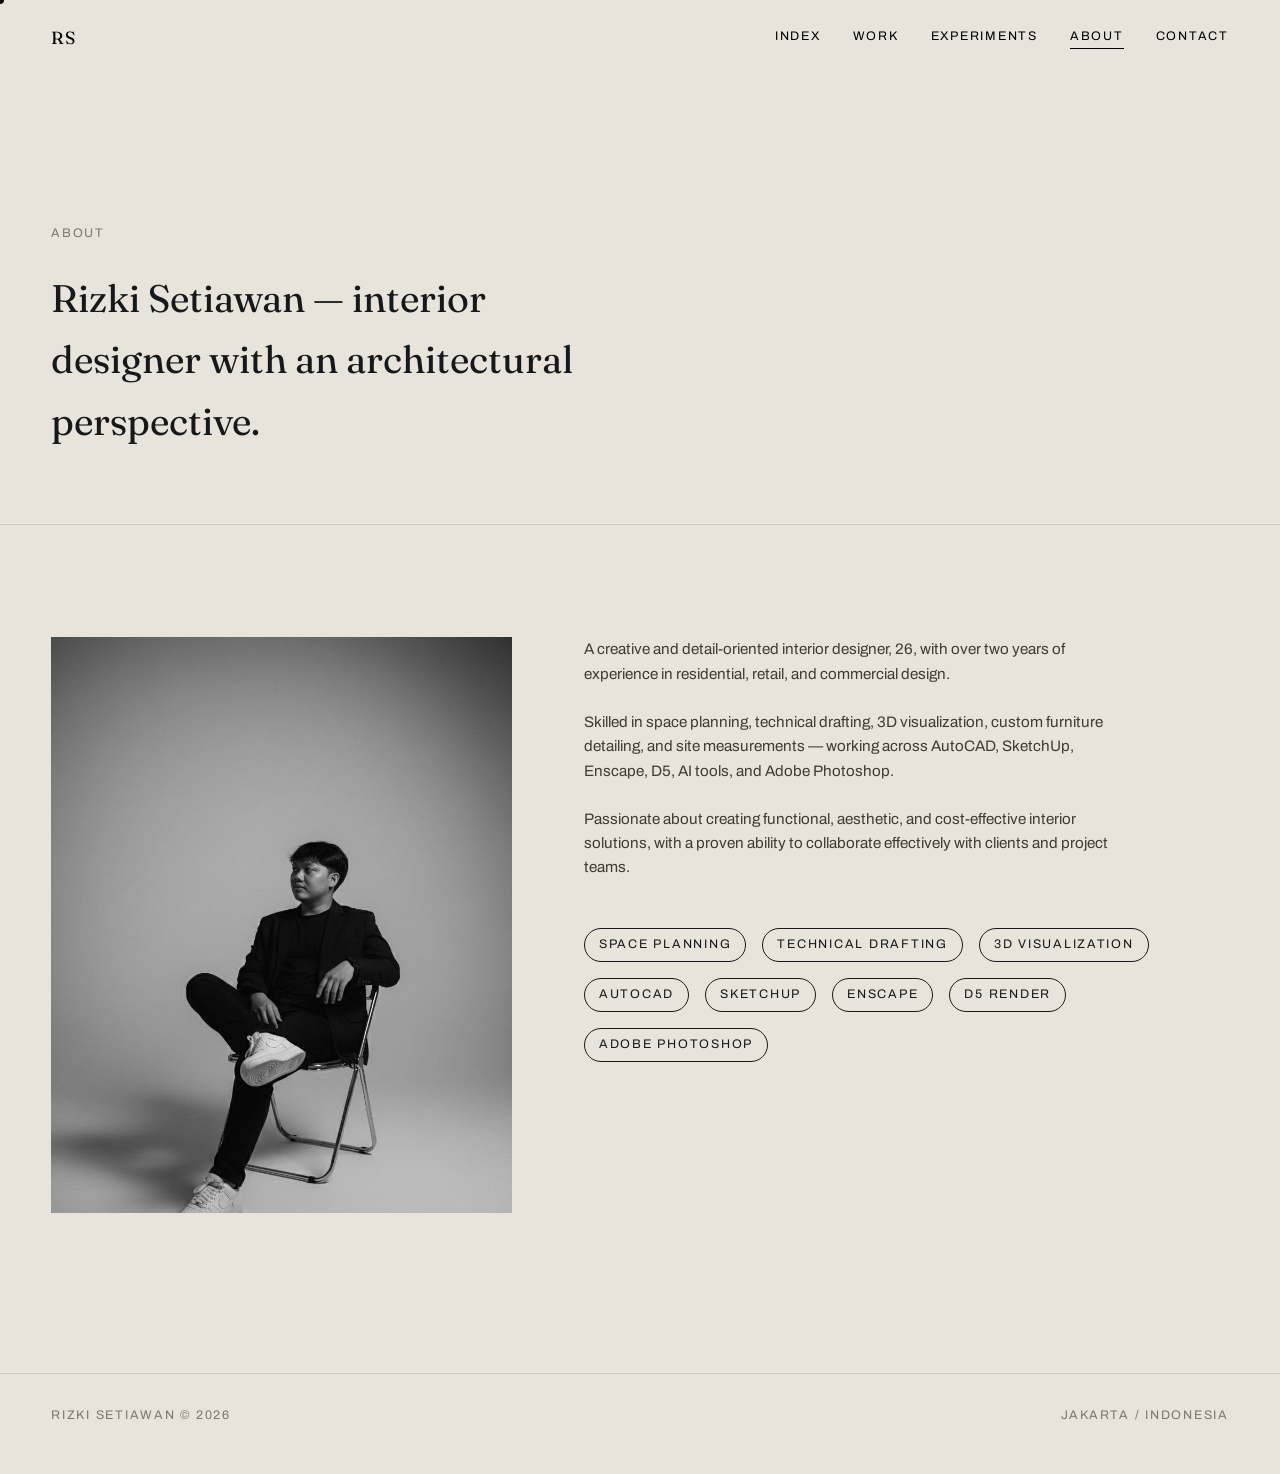
<file: about.html>
<!DOCTYPE html>
<html lang="en">
<head>
<meta charset="UTF-8">
<meta name="viewport" content="width=device-width, initial-scale=1.0">
<title>About — Rizki Setiawan</title>
<meta name="description" content="Rizki Setiawan — Interior designer with an architectural perspective.">
<link rel="preconnect" href="https://fonts.googleapis.com">
<link rel="preconnect" href="https://fonts.gstatic.com" crossorigin>
<link href="https://fonts.googleapis.com/css2?family=Fraunces:ital,opsz,wght@0,9..144,400;0,9..144,500;1,9..144,400&family=Archivo:wght@400;500;600&display=swap" rel="stylesheet">
<link rel="icon" type="image/svg+xml" href="images/favicon.svg">
<link rel="stylesheet" href="css/tokens.css">
<link rel="stylesheet" href="css/main.css">
</head>
<body class="theme-soft">
<a class="skip-link" href="#main">Skip to content</a>
<div class="page-transition" aria-hidden="true"></div>

<header class="site-header">
  <a class="brand" href="index.html">RS</a>
  <nav class="nav-list" aria-label="Primary">
    <a href="index.html">Index</a>
    <a href="work.html">Work</a>
    <a href="experiments.html">Experiments</a>
    <a href="about.html" aria-current="page">About</a>
    <a href="contact.html">Contact</a>
  </nav>
  <button class="nav-toggle" aria-expanded="false" aria-controls="mobile-nav" aria-label="Open menu"><span></span><span></span><span></span></button>
</header>

<nav id="mobile-nav" class="mobile-nav" aria-label="Mobile">
  <a href="index.html">Index</a>
  <a href="work.html">Work</a>
  <a href="experiments.html">Experiments</a>
  <a href="about.html">About</a>
  <a href="contact.html">Contact</a>
</nav>

<main id="main">
  <section class="about-hero">
    <span class="eyebrow reveal">About</span>
    <p class="about-hero__intro reveal">Rizki Setiawan — interior designer with an architectural perspective.</p>
  </section>

  <section class="about-body">
    <div class="about-body__portrait reveal" data-cursor="Explore">
      <img src="images/about/rizki-portrait.jpg" alt="Portrait of Rizki Setiawan">
    </div>
    <div class="about-body__text reveal">
      <p>A creative and detail-oriented interior designer, 26, with over two years of experience in residential, retail, and commercial design.</p>
      <p>Skilled in space planning, technical drafting, 3D visualization, custom furniture detailing, and site measurements — working across AutoCAD, SketchUp, Enscape, D5, AI tools, and Adobe Photoshop.</p>
      <p>Passionate about creating functional, aesthetic, and cost-effective interior solutions, with a proven ability to collaborate effectively with clients and project teams.</p>
      <div class="about-interests">
        <span>Space Planning</span>
        <span>Technical Drafting</span>
        <span>3D Visualization</span>
        <span>AutoCAD</span>
        <span>SketchUp</span>
        <span>Enscape</span>
        <span>D5 Render</span>
        <span>Adobe Photoshop</span>
      </div>
    </div>
  </section>
</main>

<footer class="site-footer">
  <span>Rizki Setiawan © 2026</span>
  <span>Jakarta / Indonesia</span>
</footer>

<script src="https://cdnjs.cloudflare.com/ajax/libs/gsap/3.12.5/gsap.min.js"></script>
<script src="js/data.js"></script>
<script src="js/main.js"></script>
</body>
</html>
</file>
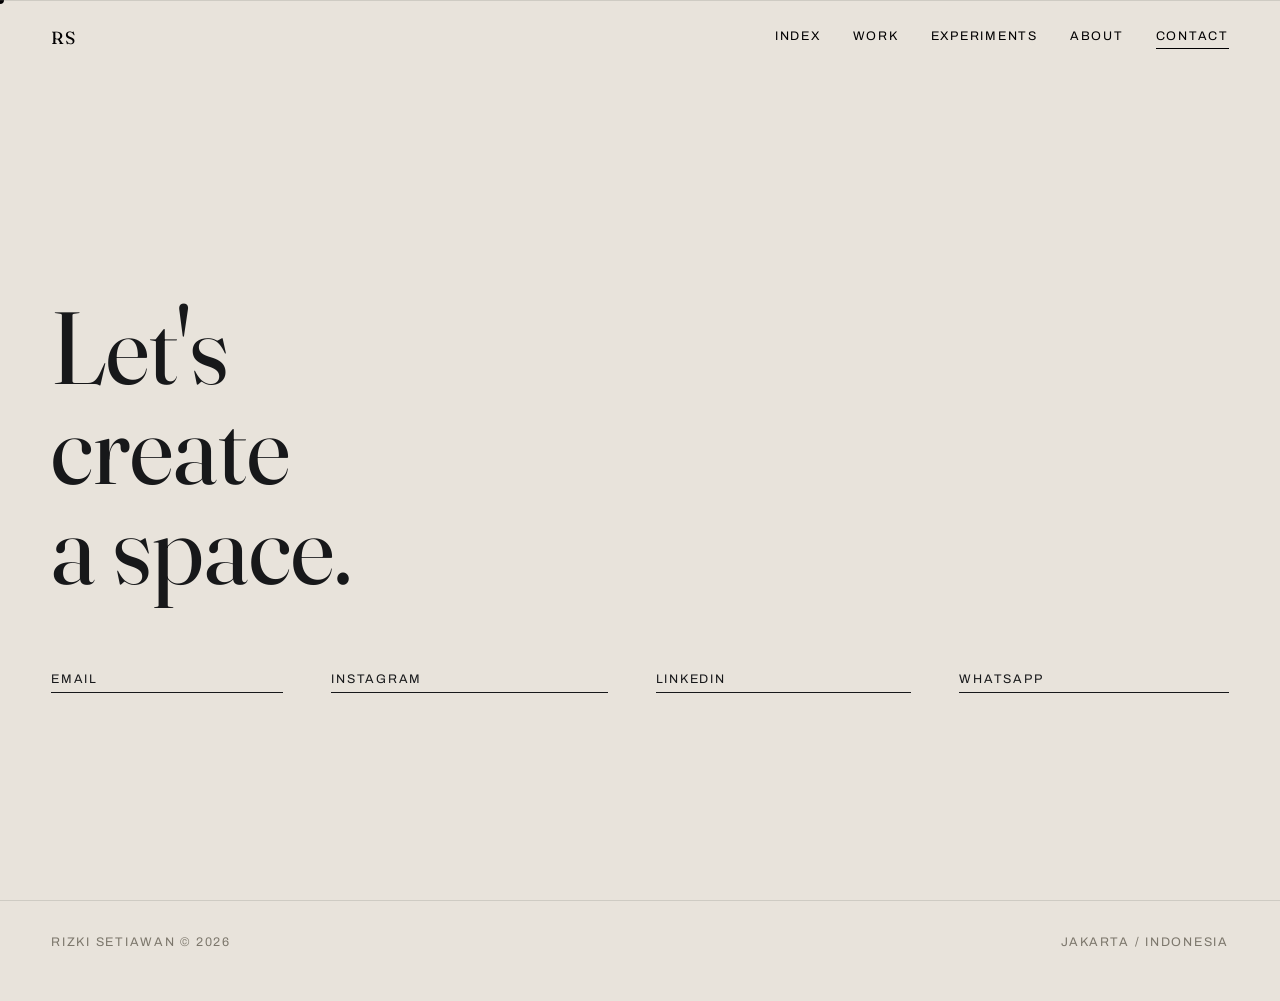
<file: contact.html>
<!DOCTYPE html>
<html lang="en">
<head>
<meta charset="UTF-8">
<meta name="viewport" content="width=device-width, initial-scale=1.0">
<title>Contact — Rizki Setiawan</title>
<meta name="description" content="Get in touch with Rizki Setiawan.">
<link rel="preconnect" href="https://fonts.googleapis.com">
<link rel="preconnect" href="https://fonts.gstatic.com" crossorigin>
<link href="https://fonts.googleapis.com/css2?family=Fraunces:ital,opsz,wght@0,9..144,400;0,9..144,500;1,9..144,400&family=Archivo:wght@400;500;600&display=swap" rel="stylesheet">
<link rel="icon" type="image/svg+xml" href="images/favicon.svg">
<link rel="stylesheet" href="css/tokens.css">
<link rel="stylesheet" href="css/main.css">
</head>
<body class="theme-soft">
<a class="skip-link" href="#main">Skip to content</a>
<div class="page-transition" aria-hidden="true"></div>

<header class="site-header">
  <a class="brand" href="index.html">RS</a>
  <nav class="nav-list" aria-label="Primary">
    <a href="index.html">Index</a>
    <a href="work.html">Work</a>
    <a href="experiments.html">Experiments</a>
    <a href="about.html">About</a>
    <a href="contact.html" aria-current="page">Contact</a>
  </nav>
  <button class="nav-toggle" aria-expanded="false" aria-controls="mobile-nav" aria-label="Open menu"><span></span><span></span><span></span></button>
</header>

<nav id="mobile-nav" class="mobile-nav" aria-label="Mobile">
  <a href="index.html">Index</a>
  <a href="work.html">Work</a>
  <a href="experiments.html">Experiments</a>
  <a href="about.html">About</a>
  <a href="contact.html">Contact</a>
</nav>

<main id="main">
  <section class="contact contact-page">
    <p class="contact__statement reveal">Let's<br>create<br>a space.</p>
    <div class="contact__links reveal">
      <a href="mailto:rizkisetiawan4554@gmail.com" data-cursor="Open">Email</a>
      <a href="https://instagram.com/riiz.kii" target="_blank" rel="noopener" data-cursor="Open">Instagram</a>
      <a href="https://www.linkedin.com/in/rizki-setiawan4554/" target="_blank" rel="noopener" data-cursor="Open">LinkedIn</a>
      <a href="https://wa.me/6285591226481?text=Halo%2C%20salam%20kenal%20Ki%21%20Saya%20menemukanmu%20dari%20portofolio.%20Bisa%20kita%20berdiskusi%20untuk%20bekerja%20sama%3F" target="_blank" rel="noopener" data-cursor="Open">WhatsApp</a>
    </div>
  </section>
</main>

<footer class="site-footer">
  <span>Rizki Setiawan © 2026</span>
  <span>Jakarta / Indonesia</span>
</footer>

<script src="https://cdnjs.cloudflare.com/ajax/libs/gsap/3.12.5/gsap.min.js"></script>
<script src="js/data.js"></script>
<script src="js/main.js"></script>
</body>
</html>
</file>
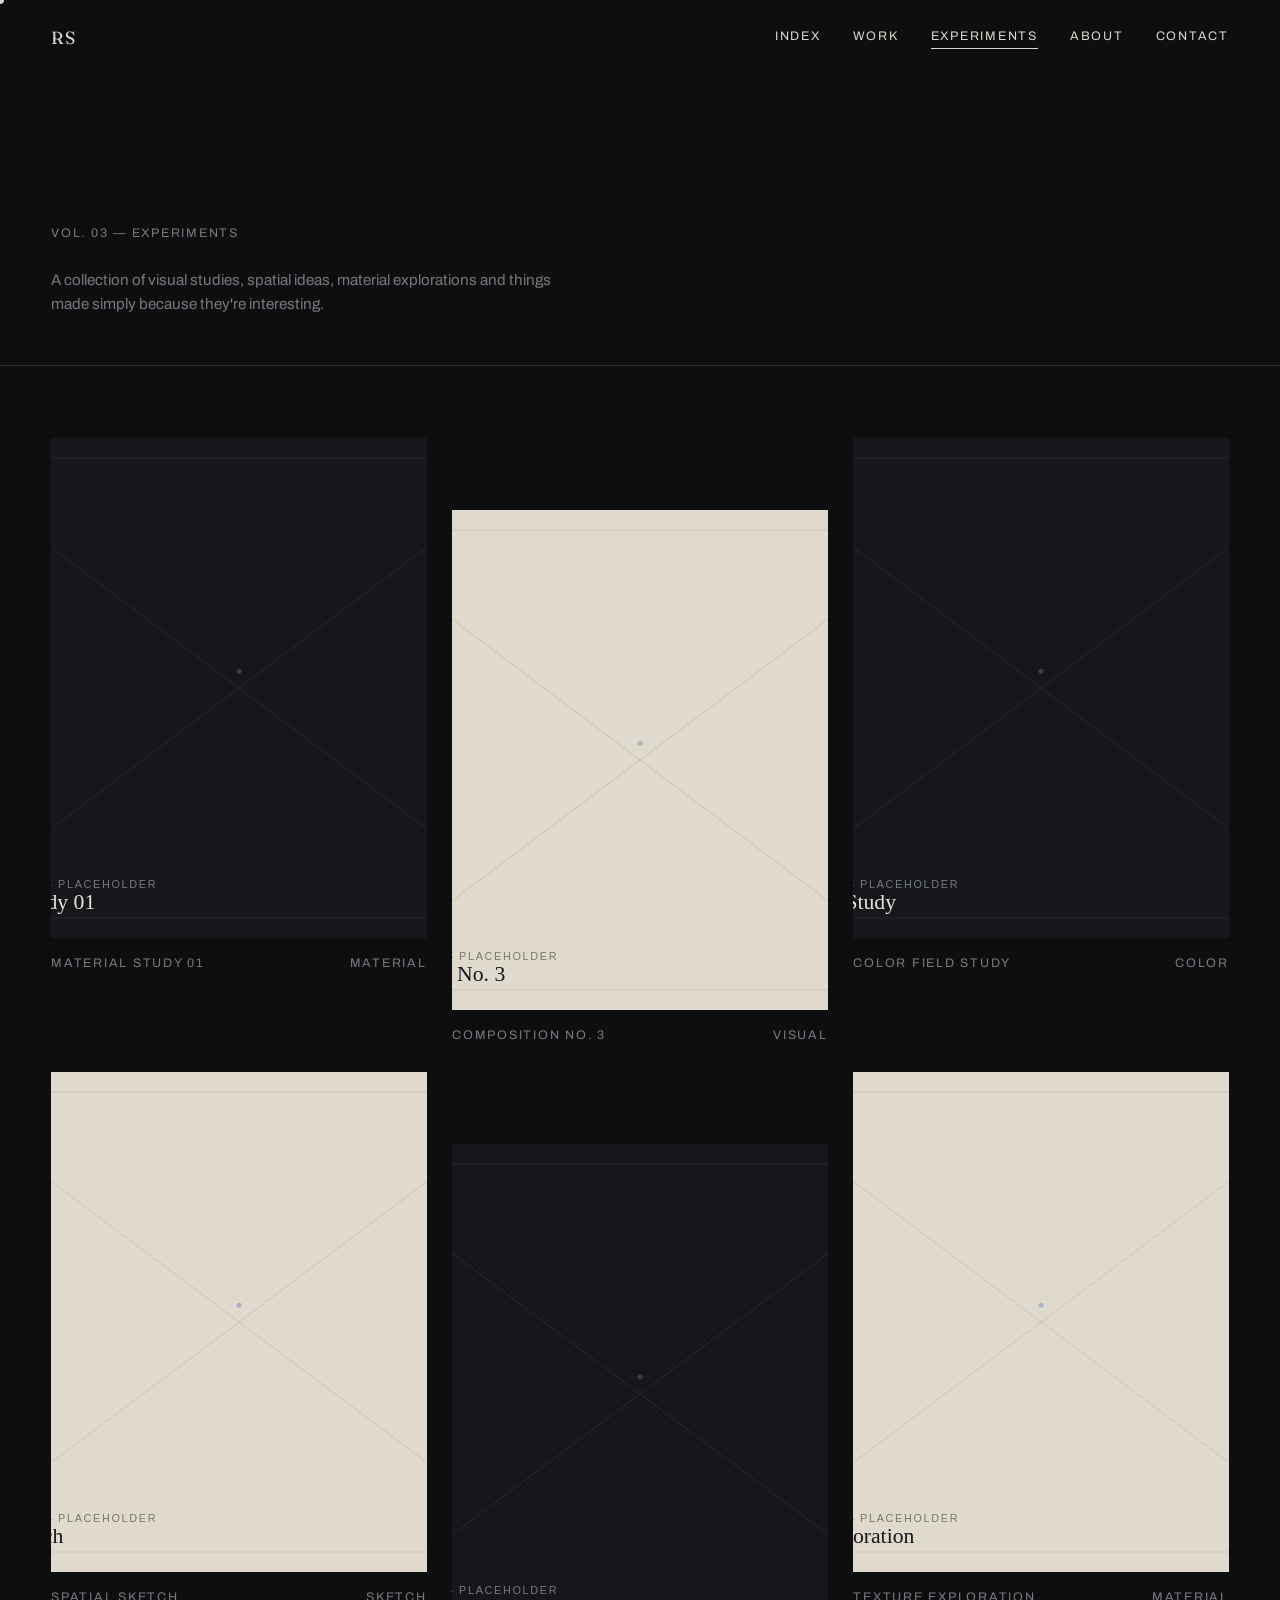
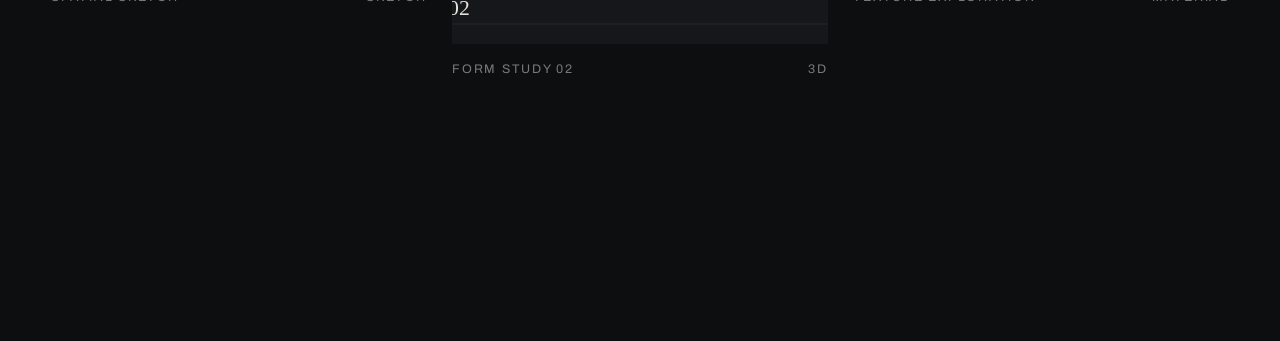
<file: experiments.html>
<!DOCTYPE html>
<html lang="en">
<head>
<meta charset="UTF-8">
<meta name="viewport" content="width=device-width, initial-scale=1.0">
<title>Experiments — Rizki Setiawan</title>
<meta name="description" content="Visual studies, spatial ideas and material explorations by Rizki Setiawan.">
<link rel="preconnect" href="https://fonts.googleapis.com">
<link rel="preconnect" href="https://fonts.gstatic.com" crossorigin>
<link href="https://fonts.googleapis.com/css2?family=Fraunces:ital,opsz,wght@0,9..144,400;0,9..144,500;1,9..144,400&family=Archivo:wght@400;500;600&display=swap" rel="stylesheet">
<link rel="icon" type="image/svg+xml" href="images/favicon.svg">
<link rel="stylesheet" href="css/tokens.css">
<link rel="stylesheet" href="css/main.css">
</head>
<body>
<a class="skip-link" href="#main">Skip to content</a>
<div class="page-transition" aria-hidden="true"></div>

<header class="site-header">
  <a class="brand" href="index.html">RS</a>
  <nav class="nav-list" aria-label="Primary">
    <a href="index.html">Index</a>
    <a href="work.html">Work</a>
    <a href="experiments.html" aria-current="page">Experiments</a>
    <a href="about.html">About</a>
    <a href="contact.html">Contact</a>
  </nav>
  <button class="nav-toggle" aria-expanded="false" aria-controls="mobile-nav" aria-label="Open menu"><span></span><span></span><span></span></button>
</header>

<nav id="mobile-nav" class="mobile-nav" aria-label="Mobile">
  <a href="index.html">Index</a>
  <a href="work.html">Work</a>
  <a href="experiments.html">Experiments</a>
  <a href="about.html">About</a>
  <a href="contact.html">Contact</a>
</nav>

<main id="main">
  <section class="experiments-hero">
    <span class="eyebrow reveal">Vol. 03 — Experiments</span>
    <p class="experiments-hero__intro reveal">A collection of visual studies, spatial ideas, material explorations and things made simply because they're interesting.</p>
  </section>

  <section class="experiment-grid" id="experiment-grid"><!-- rendered by JS --></section>
</main>

<footer class="site-footer">
  <span>Rizki Setiawan © 2026</span>
  <span>Jakarta / Indonesia</span>
</footer>

<script src="https://cdnjs.cloudflare.com/ajax/libs/gsap/3.12.5/gsap.min.js"></script>
<script src="js/data.js"></script>
<script src="js/main.js"></script>
<script>renderExperiments(document.getElementById('experiment-grid'));</script>
</body>
</html>
</file>
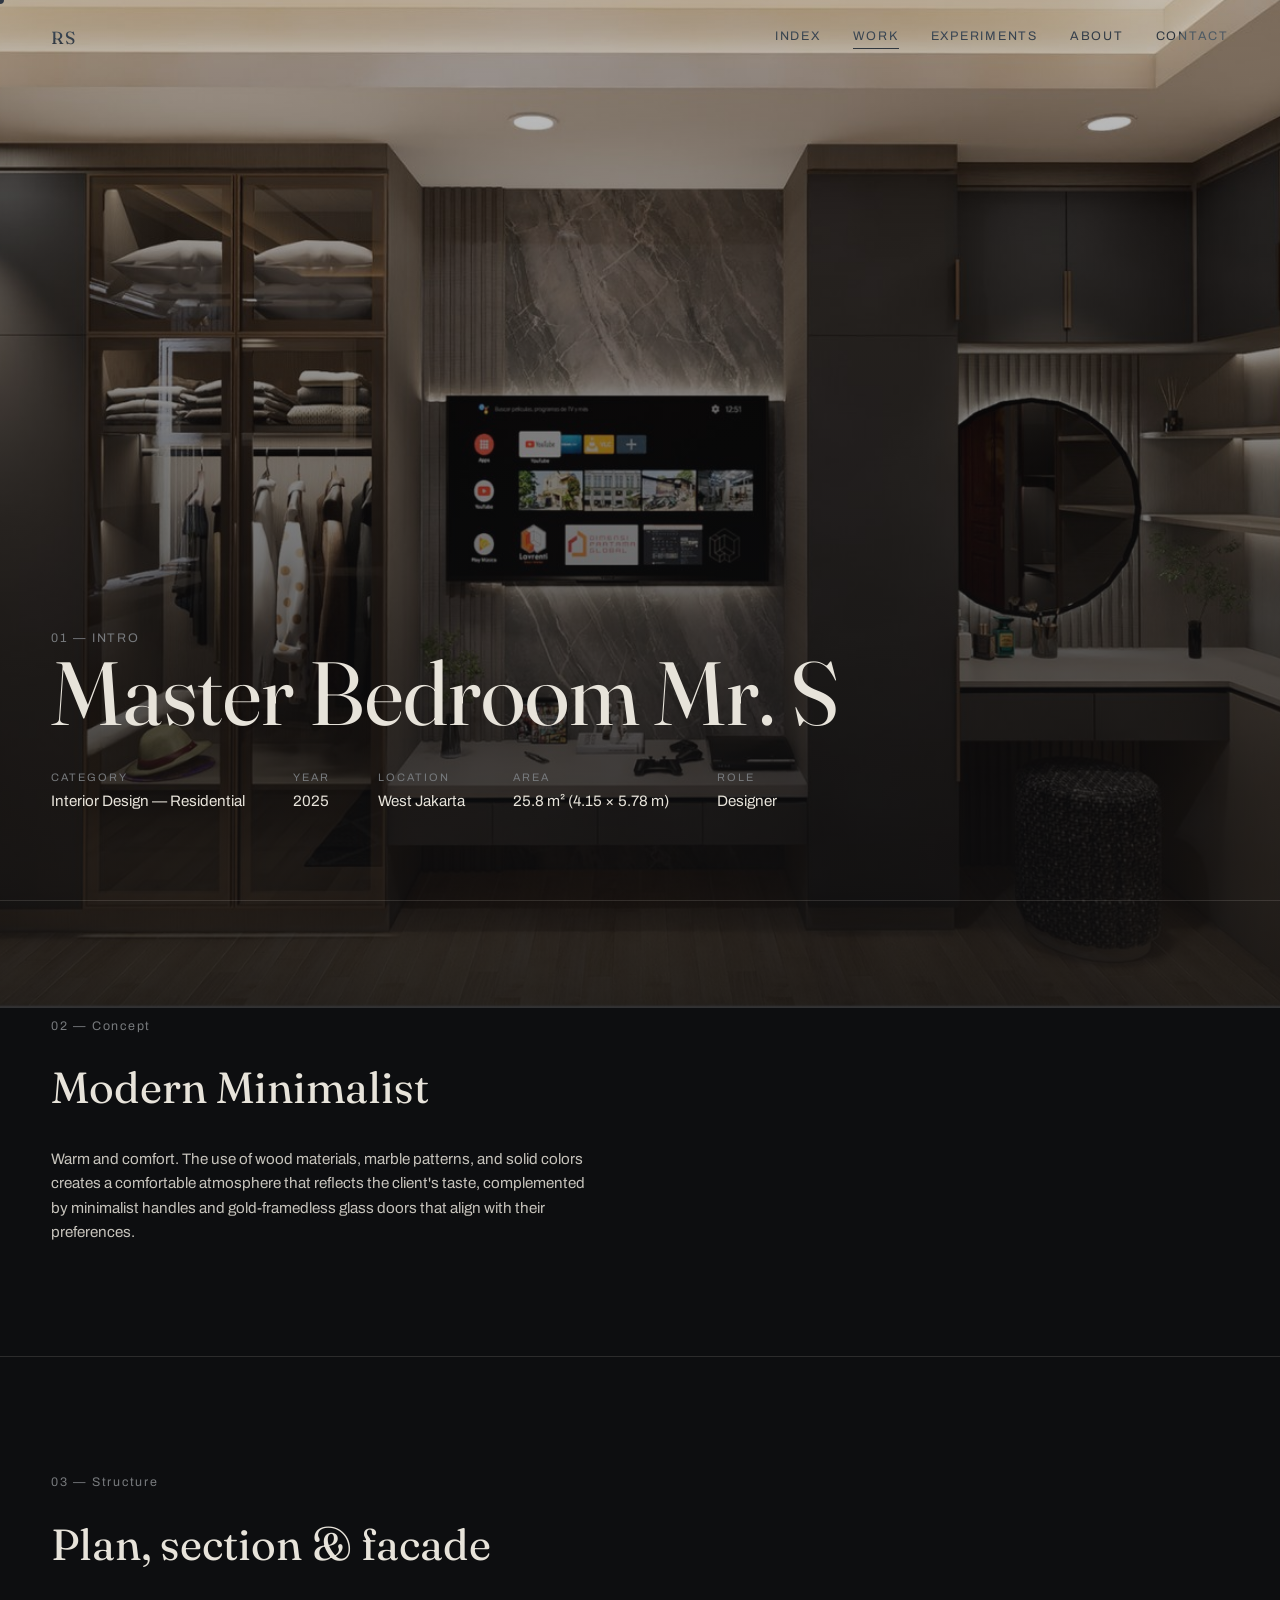
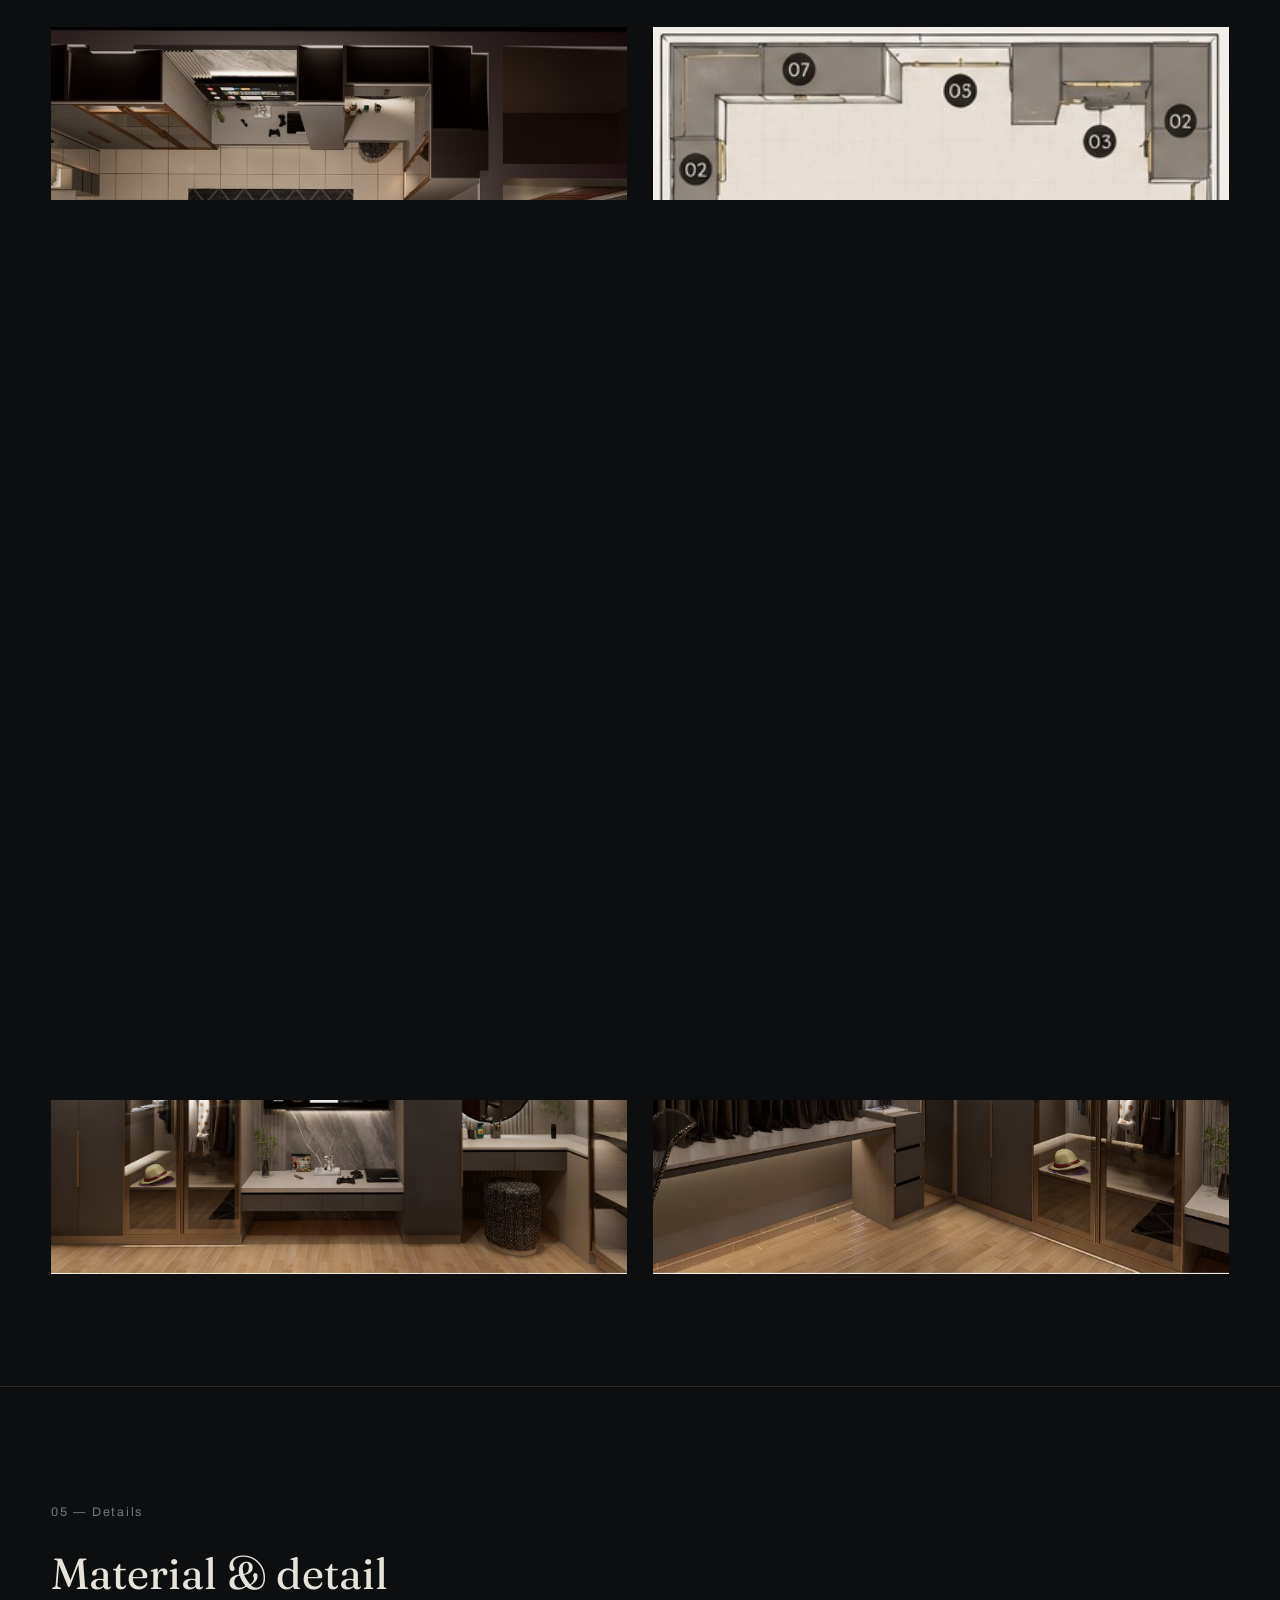
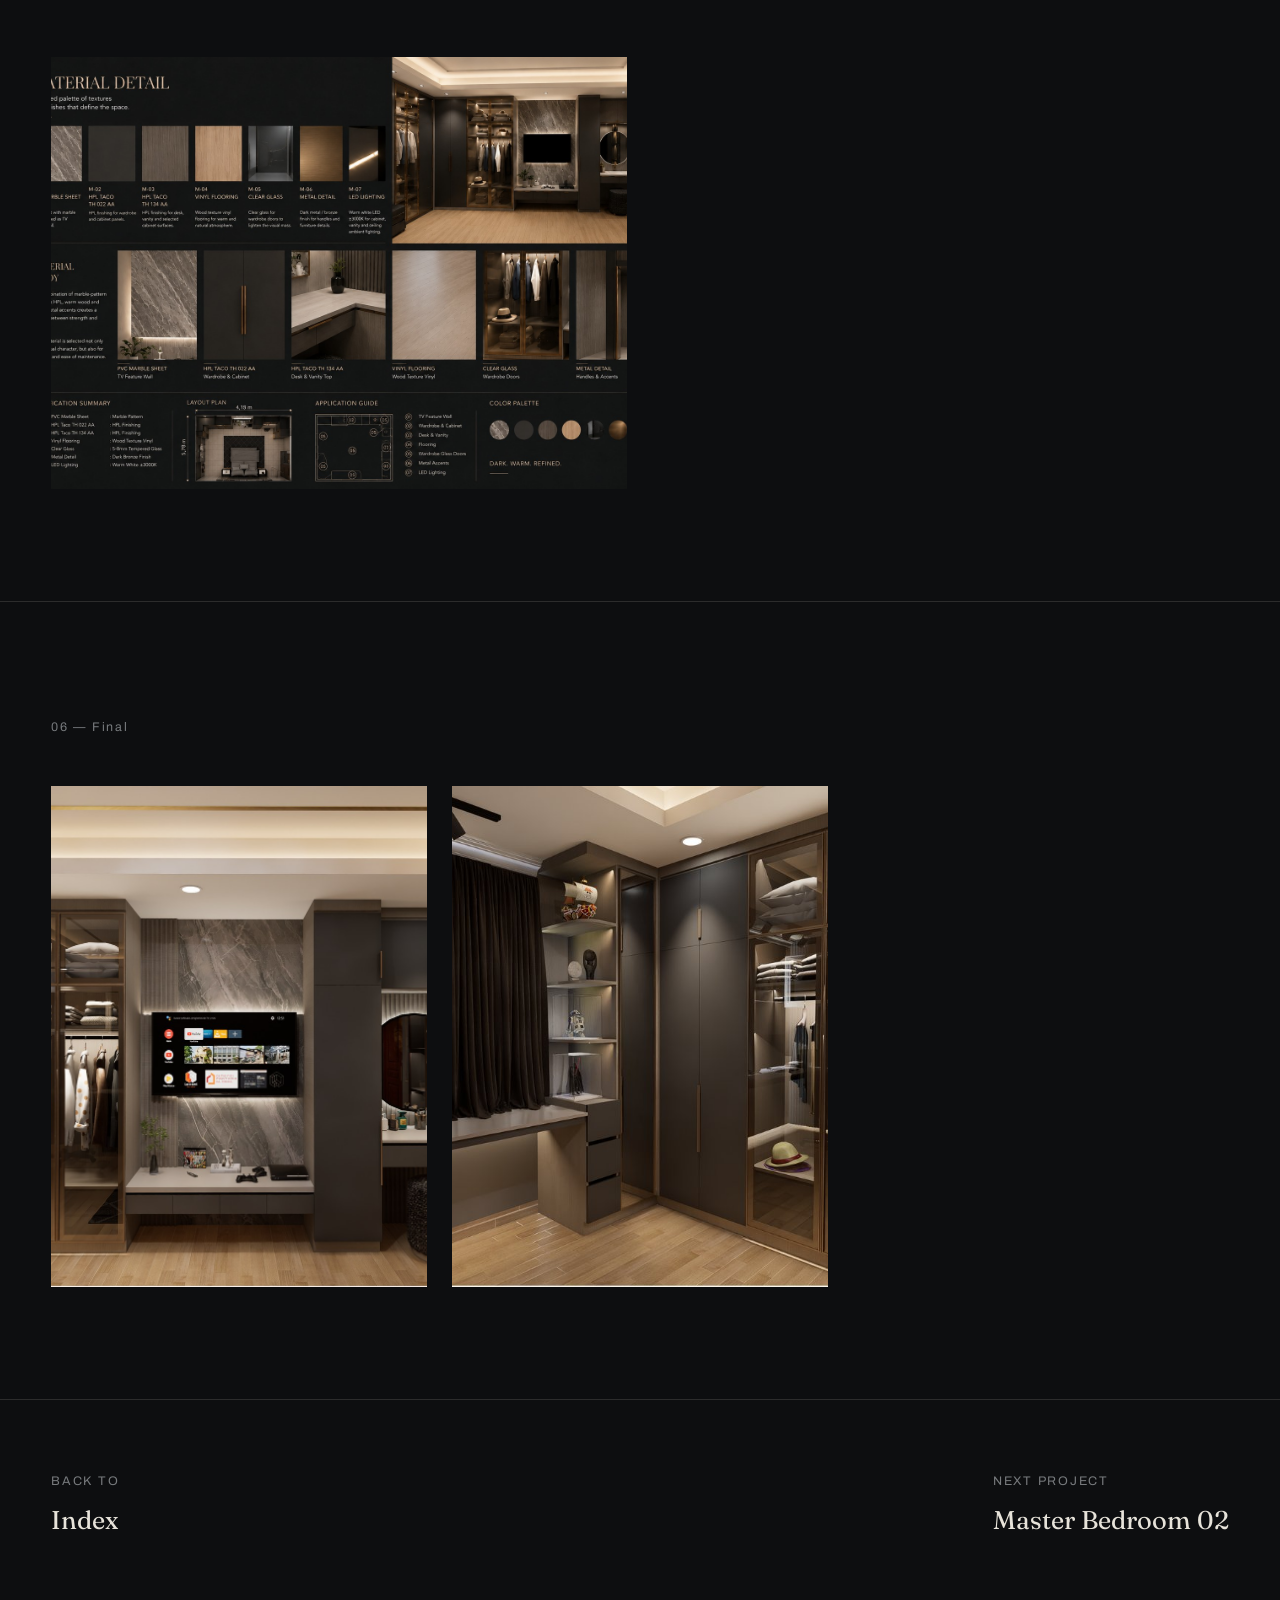
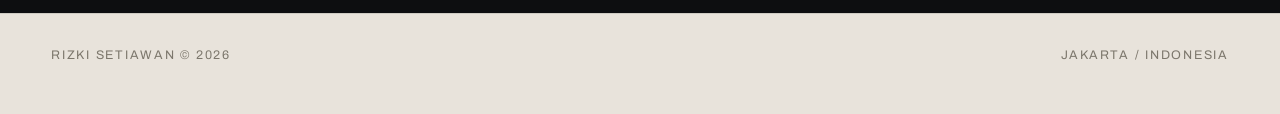
<file: project.html>
<!DOCTYPE html>
<html lang="en">
<head>
<meta charset="UTF-8">
<meta name="viewport" content="width=device-width, initial-scale=1.0">
<title id="page-title">Project — Rizki Setiawan</title>
<link rel="preconnect" href="https://fonts.googleapis.com">
<link rel="preconnect" href="https://fonts.gstatic.com" crossorigin>
<link href="https://fonts.googleapis.com/css2?family=Fraunces:ital,opsz,wght@0,9..144,400;0,9..144,500;1,9..144,400&family=Archivo:wght@400;500;600&display=swap" rel="stylesheet">
<link rel="icon" type="image/svg+xml" href="images/favicon.svg">
<link rel="stylesheet" href="css/tokens.css">
<link rel="stylesheet" href="css/main.css">
<link rel="stylesheet" href="css/project.css">
</head>
<body>
<a class="skip-link" href="#main">Skip to content</a>
<div class="page-transition" aria-hidden="true"></div>

<header class="site-header">
  <a class="brand" href="index.html">RS</a>
  <nav class="nav-list" aria-label="Primary">
    <a href="index.html">Index</a>
    <a href="work.html" aria-current="page">Work</a>
    <a href="experiments.html">Experiments</a>
    <a href="about.html">About</a>
    <a href="contact.html">Contact</a>
  </nav>
  <button class="nav-toggle" aria-expanded="false" aria-controls="mobile-nav" aria-label="Open menu"><span></span><span></span><span></span></button>
</header>

<nav id="mobile-nav" class="mobile-nav" aria-label="Mobile">
  <a href="index.html">Index</a>
  <a href="work.html">Work</a>
  <a href="experiments.html">Experiments</a>
  <a href="about.html">About</a>
  <a href="contact.html">Contact</a>
</nav>

<main id="main">
  <div id="project-content">
    <!-- rendered by JS from data.js based on ?slug= -->
    <noscript>Please enable JavaScript to view this project.</noscript>
  </div>
</main>

<footer class="site-footer">
  <span>Rizki Setiawan © 2026</span>
  <span>Jakarta / Indonesia</span>
</footer>

<script src="https://cdnjs.cloudflare.com/ajax/libs/gsap/3.12.5/gsap.min.js"></script>
<script src="js/data.js"></script>
<script src="js/main.js"></script>
<script>
(function renderProjectDetail() {
  const params = new URLSearchParams(window.location.search);
  const slug = params.get('slug');
  const p = getProject(slug) || PROJECTS[0];
  const content = document.getElementById('project-content');
  document.getElementById('page-title').textContent = p.title + ' — Rizki Setiawan';

  const idx = PROJECTS.findIndex(x => x.slug === p.slug);
  const next = PROJECTS[(idx + 1) % PROJECTS.length];

  function mediaGrid(images, single) {
    if (!images || !images.length) {
      return `<div class="project-media-grid single"><img src="${p.heroImage}" alt="${p.title} visual placeholder" loading="lazy"></div>`;
    }
    return `<div class="project-media-grid ${single ? 'single' : ''}">
      ${images.map(src => `<img src="${src}" alt="${p.title} visual" loading="lazy">`).join('')}
    </div>`;
  }

  content.innerHTML = `
    <section class="project-hero">
      <div class="project-hero__bg" data-parallax="0.15"><img src="${p.heroImage}" alt="${p.title} hero image"></div>
      <div>
        <span class="eyebrow">01 — Intro</span>
        <h1 class="project-hero__title serif">${p.title}</h1>
        <dl class="project-hero__meta">
          <div><dt>Category</dt><dd>${p.category}</dd></div>
          <div><dt>Year</dt><dd>${p.year}</dd></div>
          <div><dt>Location</dt><dd>${p.location}</dd></div>
          <div><dt>Area</dt><dd>${p.area}</dd></div>
          <div><dt>Role</dt><dd>${p.role}</dd></div>
        </dl>
      </div>
    </section>

    <section class="project-block reveal">
      <span class="project-block__num">02 — Concept</span>
      <h2 class="project-block__title serif">${p.concept}</h2>
      <p class="project-block__text">${p.brief} ${p.mood}</p>
    </section>

    <section class="project-block reveal">
      <span class="project-block__num">03 — Structure</span>
      <h2 class="project-block__title serif">Plan, section &amp; facade</h2>
      ${mediaGrid([...(p.plans||[]), ...(p.sections||[]), ...(p.facade||[])])}
    </section>

    <section class="project-block reveal">
      <span class="project-block__num">04 — Space</span>
      <h2 class="project-block__title serif">Interior &amp; atmosphere</h2>
      ${mediaGrid(p.renders)}
    </section>

    <section class="project-block reveal">
      <span class="project-block__num">05 — Details</span>
      <h2 class="project-block__title serif">Material &amp; detail</h2>
      ${mediaGrid(p.details)}
    </section>

    <section class="project-block reveal">
      <span class="project-block__num">06 — Final</span>
      <div class="project-final-gallery" style="margin-top:var(--sp-5);">
        ${p.gallery.map(src => `<img src="${src}" alt="${p.title} final gallery image" loading="lazy">`).join('')}
      </div>
    </section>

    <nav class="project-nav">
      <a href="work.html" data-cursor="Open"><span class="eyebrow">Back to</span>Index</a>
      <a href="project.html?slug=${next.slug}" data-cursor="Open"><span class="eyebrow">Next Project</span>${next.title}</a>
    </nav>
  `;

  initReveals(content);
  initParallax();
})();
</script>
</body>
</html>
</file>
<file: css/tokens.css>
/* ==========================================================================
   RIZKI SETIAWAN — DESIGN TOKENS
   Dark Matter / Soft Space system
   ========================================================================== */

:root {
  /* ---- Dark Matter (structure, architecture) ---- */
  --dm-bg: #0D0E10;
  --dm-bg-2: #15171A;
  --dm-navy: #111A26;
  --dm-grey: #777A7D;
  --dm-warm-white: #E7E3DA;
  --dm-line: rgba(231, 227, 218, 0.14);
  --dm-line-strong: rgba(231, 227, 218, 0.28);

  /* ---- Soft Space (interior, atmosphere) ---- */
  --ss-bg: #E8E3DB;
  --ss-bg-2: #DFD9CE;
  --ss-lavender: #B8A9C1;
  --ss-pink: #C9AEB5;
  --ss-blue: #AAB8C6;
  --ss-sage: #AEB8A8;
  --ss-ink: #17181A;
  --ss-line: rgba(23, 24, 26, 0.12);

  /* ---- Typography ---- */
  --font-display: 'Fraunces', 'Iowan Old Style', Georgia, serif;
  --font-body: 'Archivo', 'Helvetica Neue', Arial, sans-serif;

  --fs-hero: clamp(3rem, 9vw, 8.5rem);
  --fs-h1: clamp(2.25rem, 5.5vw, 4.75rem);
  --fs-h2: clamp(1.6rem, 3.4vw, 2.75rem);
  --fs-h3: clamp(1.2rem, 2vw, 1.6rem);
  --fs-body: clamp(0.95rem, 1.1vw, 1.05rem);
  --fs-meta: 0.78rem;
  --fs-micro: 0.68rem;

  --lh-tight: 1.02;
  --lh-snug: 1.2;
  --lh-body: 1.6;

  --ls-meta: 0.14em;
  --ls-micro: 0.18em;

  /* ---- Spacing (8px base scale) ---- */
  --sp-1: 0.5rem;
  --sp-2: 1rem;
  --sp-3: 1.5rem;
  --sp-4: 2rem;
  --sp-5: 3rem;
  --sp-6: 4.5rem;
  --sp-7: 7rem;
  --sp-8: 10rem;
  --sp-9: 14rem;

  /* ---- Layout ---- */
  --container-max: 1600px;
  --edge: clamp(1.25rem, 4vw, 4rem);
  --grid-gap: clamp(1rem, 2vw, 2rem);

  /* ---- Motion ---- */
  --ease-editorial: cubic-bezier(0.65, 0, 0.15, 1);
  --ease-soft: cubic-bezier(0.22, 1, 0.36, 1);
  --dur-fast: 0.3s;
  --dur-mid: 0.6s;
  --dur-slow: 1.1s;
  --dur-glacial: 1.8s;

  /* ---- Structure ---- */
  --radius: 2px;
  --z-nav: 100;
  --z-cursor: 200;
  --z-transition: 300;

  /* ---- Breakpoints reference (used in media queries directly) ----
     tablet: 900px
     mobile: 600px
  */
}
</file>
<file: css/main.css>
/* ==========================================================================
   RIZKI SETIAWAN — MAIN STYLES
   ========================================================================== */

*, *::before, *::after { box-sizing: border-box; }

html {
  scroll-behavior: smooth;
}

body {
  margin: 0;
  background: var(--dm-bg);
  color: var(--dm-warm-white);
  font-family: var(--font-body);
  font-size: var(--fs-body);
  line-height: var(--lh-body);
  -webkit-font-smoothing: antialiased;
  overflow-x: hidden;
}

body.theme-soft {
  background: var(--ss-bg);
  color: var(--ss-ink);
}

img { max-width: 100%; display: block; }
a { color: inherit; text-decoration: none; }
ul { list-style: none; margin: 0; padding: 0; }
h1, h2, h3, p { margin: 0; }
button { font: inherit; background: none; border: 0; color: inherit; cursor: pointer; }

.serif { font-family: var(--font-display); font-weight: 400; }

/* ---- Focus visibility (accessibility) ---- */
a:focus-visible, button:focus-visible {
  outline: 1px solid currentColor;
  outline-offset: 4px;
}

/* ---- Skip link ---- */
.skip-link {
  position: absolute;
  left: -999px;
  top: 0;
  background: var(--dm-warm-white);
  color: var(--dm-bg);
  padding: var(--sp-2) var(--sp-3);
  z-index: 1000;
}
.skip-link:focus {
  left: var(--edge);
  top: var(--sp-2);
}

/* ---- Layout primitives ---- */
.container {
  max-width: var(--container-max);
  margin: 0 auto;
  padding: 0 var(--edge);
}

.eyebrow {
  font-family: var(--font-body);
  font-size: var(--fs-meta);
  letter-spacing: var(--ls-meta);
  text-transform: uppercase;
  color: var(--dm-grey);
  display: block;
}
.theme-soft .eyebrow { color: #7C776C; }

.section-heading {
  font-family: var(--font-display);
  font-size: var(--fs-h1);
  line-height: var(--lh-tight);
  font-weight: 400;
  letter-spacing: -0.01em;
}

/* ==========================================================================
   NAVIGATION
   ========================================================================== */

.site-header {
  position: fixed;
  inset: 0 0 auto 0;
  z-index: var(--z-nav);
  display: flex;
  align-items: center;
  justify-content: space-between;
  padding: var(--sp-3) var(--edge);
  mix-blend-mode: difference;
  color: #E7E3DA;
  transition: transform var(--dur-mid) var(--ease-soft);
}
.site-header.nav-hidden {
  transform: translateY(-120%);
}
@media (prefers-reduced-motion: reduce) {
  .site-header { transition: none; }
  .site-header.nav-hidden { transform: none; }
}

.brand {
  font-family: var(--font-display);
  font-size: 1.1rem;
  letter-spacing: 0.02em;
}

.nav-list {
  display: flex;
  gap: var(--sp-4);
}

.nav-list a {
  font-size: var(--fs-meta);
  letter-spacing: var(--ls-meta);
  text-transform: uppercase;
  position: relative;
  padding-bottom: 2px;
}

.nav-list a::after {
  content: '';
  position: absolute;
  left: 0; right: 100%;
  bottom: 0;
  height: 1px;
  background: currentColor;
  transition: right var(--dur-mid) var(--ease-soft);
}
.nav-list a:hover::after,
.nav-list a[aria-current="page"]::after {
  right: 0;
}

.nav-toggle {
  display: none;
  color: #E7E3DA;
  mix-blend-mode: difference;
  width: 32px; height: 20px;
  position: relative;
}
.nav-toggle span {
  position: absolute;
  left: 0; right: 0;
  height: 1px;
  background: currentColor;
  transition: transform var(--dur-fast) var(--ease-soft), opacity var(--dur-fast);
}
.nav-toggle span:nth-child(1) { top: 2px; }
.nav-toggle span:nth-child(2) { top: 11px; }
.nav-toggle span:nth-child(3) { top: 20px; }
.nav-toggle[aria-expanded="true"] span:nth-child(1) { transform: translateY(9px) rotate(45deg); }
.nav-toggle[aria-expanded="true"] span:nth-child(2) { opacity: 0; }
.nav-toggle[aria-expanded="true"] span:nth-child(3) { transform: translateY(-9px) rotate(-45deg); }

.mobile-nav {
  position: fixed;
  inset: 0;
  z-index: calc(var(--z-nav) - 1);
  background: var(--dm-bg);
  display: flex;
  flex-direction: column;
  justify-content: center;
  padding: var(--sp-6) var(--edge);
  transform: translateY(-100%);
  transition: transform var(--dur-mid) var(--ease-editorial);
}
.mobile-nav.is-open { transform: translateY(0); }
.mobile-nav a {
  font-family: var(--font-display);
  font-size: 2.4rem;
  padding: var(--sp-1) 0;
  display: block;
  border-bottom: 1px solid var(--dm-line);
}

@media (max-width: 900px) {
  .nav-list { display: none; }
  .nav-toggle { display: block; }
}

/* ==========================================================================
   CUSTOM CURSOR (desktop only)
   ========================================================================== */

.cursor {
  position: fixed;
  top: 0; left: 0;
  width: 8px; height: 8px;
  border-radius: 50%;
  background: var(--dm-warm-white);
  mix-blend-mode: difference;
  pointer-events: none;
  z-index: var(--z-cursor);
  transform: translate(-50%, -50%);
  transition: width var(--dur-fast) var(--ease-soft), height var(--dur-fast) var(--ease-soft), background var(--dur-fast);
  display: none;
}
.cursor-label {
  position: fixed;
  top: 0; left: 0;
  font-size: var(--fs-micro);
  letter-spacing: var(--ls-micro);
  text-transform: uppercase;
  color: var(--dm-bg);
  background: var(--dm-warm-white);
  padding: 6px 10px;
  border-radius: 999px;
  pointer-events: none;
  z-index: var(--z-cursor);
  transform: translate(-50%, -50%) scale(0);
  opacity: 0;
  transition: transform var(--dur-fast) var(--ease-soft), opacity var(--dur-fast);
  white-space: nowrap;
}
.cursor-label.is-active { transform: translate(-50%, -50%) scale(1); opacity: 1; }

@media (hover: hover) and (pointer: fine) {
  .cursor, .cursor-label { display: block; }
  body { cursor: none; }
}

/* ==========================================================================
   PAGE TRANSITION OVERLAY
   ========================================================================== */

.page-transition {
  position: fixed;
  inset: 0;
  background: var(--dm-bg);
  z-index: var(--z-transition);
  transform: translateY(100%);
  pointer-events: none;
}

/* ==========================================================================
   SECTION: INTRO
   ========================================================================== */

.intro {
  min-height: 100svh;
  display: flex;
  flex-direction: column;
  justify-content: flex-end;
  padding: var(--sp-8) var(--edge) var(--sp-6);
  position: relative;
}

.intro__meta {
  position: absolute;
  top: var(--sp-8);
  left: var(--edge);
  right: var(--edge);
  display: flex;
  justify-content: space-between;
}

.intro__name {
  font-family: var(--font-display);
  font-size: var(--fs-hero);
  line-height: var(--lh-tight);
  font-weight: 400;
  letter-spacing: -0.02em;
  overflow: hidden;
}
.intro__name span { display: inline-block; }

.intro__role {
  margin-top: var(--sp-3);
  display: flex;
  align-items: baseline;
  gap: var(--sp-3);
  flex-wrap: wrap;
}
.intro__role .eyebrow { font-size: var(--fs-body); letter-spacing: 0.06em; }

.intro__scroll {
  position: absolute;
  bottom: var(--sp-3);
  right: var(--edge);
  font-size: var(--fs-micro);
  letter-spacing: var(--ls-micro);
  text-transform: uppercase;
  color: var(--dm-grey);
  writing-mode: vertical-rl;
}

/* ==========================================================================
   SECTION: STATEMENT
   ========================================================================== */

.statement {
  padding: var(--sp-8) var(--edge);
  border-top: 1px solid var(--dm-line);
}
.statement__text {
  font-family: var(--font-display);
  font-size: clamp(2.2rem, 6vw, 5rem);
  line-height: 1.08;
  max-width: 20ch;
}
.statement__text .muted { color: var(--dm-grey); }

/* ==========================================================================
   SECTION: SELECTED WORK (editorial list)
   ========================================================================== */

.work-section { padding: var(--sp-8) 0 var(--sp-6); border-top: 1px solid var(--dm-line); }
.work-section__head {
  display: flex;
  justify-content: space-between;
  align-items: flex-end;
  padding: 0 var(--edge) var(--sp-5);
}

.project-list {
  border-top: 1px solid var(--dm-line);
}
.project-row {
  position: relative;
  border-bottom: 1px solid var(--dm-line);
  padding: var(--sp-4) var(--edge);
  display: grid;
  grid-template-columns: 3rem 1fr auto auto;
  align-items: center;
  gap: var(--sp-3);
  transition: padding var(--dur-mid) var(--ease-soft), background var(--dur-mid);
}
.project-row:hover { padding-left: calc(var(--edge) + var(--sp-3)); background: var(--dm-bg-2); }

.project-row__index { font-size: var(--fs-meta); color: var(--dm-grey); }
.project-row__title {
  font-family: var(--font-display);
  font-size: clamp(1.5rem, 3.4vw, 3rem);
  letter-spacing: -0.01em;
  transition: color var(--dur-fast);
}
.project-row__category, .project-row__year {
  font-size: var(--fs-meta);
  letter-spacing: var(--ls-meta);
  text-transform: uppercase;
  color: var(--dm-grey);
  text-align: right;
}

.project-preview {
  position: fixed;
  top: 0; left: 0;
  width: 340px;
  height: 220px;
  overflow: hidden;
  pointer-events: none;
  opacity: 0;
  z-index: 50;
  --tilt: 0deg;
  transform: translate(-50%, -50%) scale(0.94) rotate(var(--tilt));
  transition: opacity var(--dur-fast) var(--ease-soft), transform 0.4s var(--ease-soft);
}
.project-preview.is-visible { opacity: 1; }
.project-preview img { width: 100%; height: 100%; object-fit: cover; }

@media (max-width: 900px) {
  .project-row { grid-template-columns: 2rem 1fr; row-gap: var(--sp-1); }
  .project-row__category, .project-row__year { display: none; }
  .project-preview { display: none; }
}

/* ==========================================================================
   SECTION: FEATURED PROJECT
   ========================================================================== */

.featured { border-top: 1px solid var(--dm-line); padding: var(--sp-7) 0; }
.featured__frame {
  position: relative;
  width: 100%;
  aspect-ratio: 16/9;
  overflow: hidden;
  background: var(--dm-bg-2);
}
.featured__frame img { width: 100%; height: 100%; object-fit: cover; }
.featured__body {
  display: grid;
  grid-template-columns: repeat(4, 1fr);
  gap: var(--sp-3);
  padding: var(--sp-4) var(--edge) 0;
}
.featured__title {
  grid-column: span 2;
  font-family: var(--font-display);
  font-size: var(--fs-h2);
}
.featured__meta dt { font-size: var(--fs-micro); letter-spacing: var(--ls-micro); text-transform: uppercase; color: var(--dm-grey); }
.featured__meta dd { margin: 0 0 var(--sp-2); font-size: var(--fs-body); }

@media (max-width: 900px) {
  .featured__body { grid-template-columns: 1fr 1fr; }
  .featured__title { grid-column: span 2; }
}

/* ==========================================================================
   SECTION: STRUCTURE (Dark Matter)
   ========================================================================== */

.structure {
  border-top: 1px solid var(--dm-line);
  padding: var(--sp-8) 0;
  background:
    linear-gradient(var(--dm-line) 1px, transparent 1px) 0 0 / 100% 64px,
    linear-gradient(90deg, var(--dm-line) 1px, transparent 1px) 0 0 / 64px 100%,
    var(--dm-navy);
}
.structure__head { padding: 0 var(--edge) var(--sp-6); }
.structure__head .statement__text { max-width: 16ch; }

.structure__grid {
  display: grid;
  grid-template-columns: repeat(3, 1fr);
  gap: 1px;
  background: var(--dm-line);
  margin: 0 var(--edge);
}
.structure__item {
  background: var(--dm-navy);
  padding: var(--sp-4);
  aspect-ratio: 4/5;
  display: flex;
  flex-direction: column;
  justify-content: space-between;
}
.structure__item img { width: 100%; flex: 1; object-fit: contain; transition: transform var(--dur-mid) var(--ease-soft); }
.structure__item:hover img { transform: scale(1.03); }
.structure__item figcaption { font-size: var(--fs-meta); letter-spacing: var(--ls-meta); text-transform: uppercase; color: var(--dm-grey); margin-top: var(--sp-2); }

@media (max-width: 900px) {
  .structure__grid { grid-template-columns: 1fr 1fr; }
}
@media (max-width: 600px) {
  .structure__grid { grid-template-columns: 1fr; margin: 0 var(--edge); }
}

/* ==========================================================================
   SECTION: SOFT SPACE (transitional → light)
   ========================================================================== */

.soft-transition {
  height: var(--sp-9);
  background: linear-gradient(180deg, var(--dm-navy) 0%, var(--ss-bg) 100%);
}

.soft-space {
  background: var(--ss-bg);
  color: var(--ss-ink);
  padding: var(--sp-7) 0 var(--sp-8);
}
.soft-space .eyebrow { color: #7C776C; }
.soft-space__head { padding: 0 var(--edge) var(--sp-6); }
.soft-space__statement {
  font-family: var(--font-display);
  font-size: clamp(2.2rem, 6vw, 5rem);
  line-height: 1.08;
  max-width: 18ch;
}

.soft-space__gallery {
  display: grid;
  grid-template-columns: 1.3fr 1fr;
  gap: var(--grid-gap);
  padding: 0 var(--edge);
  align-items: end;
}
.soft-space__gallery figure { margin: 0; }
.soft-space__gallery .media-frame { overflow: hidden; }
.soft-space__gallery img { width: 100%; aspect-ratio: 4/5; object-fit: cover; transition: transform 0.6s var(--ease-soft); }
.soft-space__gallery .media-frame:hover img { transform: scale(1.05); }
.soft-space__gallery .tall img { aspect-ratio: 3/4; }
.soft-space__gallery figcaption {
  font-size: var(--fs-meta); letter-spacing: var(--ls-meta); text-transform: uppercase;
  color: #7C776C; margin-top: var(--sp-2);
}
.accent-swatch { display: inline-block; width: 10px; height: 10px; border-radius: 50%; margin-right: 6px; vertical-align: middle; }

@media (max-width: 900px) {
  .soft-space__gallery { grid-template-columns: 1fr; }
}

/* ==========================================================================
   SECTION: EXPERIMENTS PREVIEW / ABOUT PREVIEW (on homepage, light theme)
   ========================================================================== */

.preview-band {
  background: var(--ss-bg);
  color: var(--ss-ink);
  border-top: 1px solid var(--ss-line);
  padding: var(--sp-7) var(--edge);
  display: grid;
  grid-template-columns: 1fr 1fr;
  gap: var(--sp-5);
  align-items: center;
}
.preview-band__text { max-width: 46ch; }
.preview-band__text p { margin-top: var(--sp-2); color: #4A473F; }
.preview-band__visual { aspect-ratio: 5/4; overflow: hidden; }
.preview-band__visual img { width: 100%; height: 100%; object-fit: cover; transition: transform 0.6s var(--ease-soft); }
.preview-band__visual:hover img { transform: scale(1.06); }
.preview-band .link-arrow { margin-top: var(--sp-3); display: inline-block; }

@media (max-width: 900px) {
  .preview-band { grid-template-columns: 1fr; }
  .preview-band__visual { order: -1; }
}

.link-arrow {
  font-size: var(--fs-meta); letter-spacing: var(--ls-meta); text-transform: uppercase;
  border-bottom: 1px solid currentColor;
  padding-bottom: 2px;
}

/* ==========================================================================
   SECTION: CONTACT
   ========================================================================== */

.contact {
  background: var(--ss-bg);
  color: var(--ss-ink);
  padding: var(--sp-8) var(--edge) var(--sp-6);
  border-top: 1px solid var(--ss-line);
}
.contact__statement {
  font-family: var(--font-display);
  font-size: clamp(2.6rem, 8vw, 6.5rem);
  line-height: 0.98;
}
.contact__links {
  margin-top: var(--sp-6);
  display: grid;
  grid-template-columns: repeat(4, auto);
  gap: var(--sp-5);
}
.contact__links a { font-size: var(--fs-meta); letter-spacing: var(--ls-meta); text-transform: uppercase; border-bottom: 1px solid var(--ss-ink); padding-bottom: 2px; }
.contact__links .placeholder { color: #9A9488; border-bottom-color: #C7C1B4; cursor: default; }

@media (max-width: 600px) {
  .contact__links { grid-template-columns: 1fr 1fr; }
}

/* ==========================================================================
   EXPERIMENTS GRID
   ========================================================================== */

.experiments-hero { padding: var(--sp-9) var(--edge) var(--sp-5); border-bottom: 1px solid var(--dm-line); }
.experiments-hero__intro { max-width: 56ch; margin-top: var(--sp-3); color: var(--dm-grey); }

.experiment-grid {
  display: grid;
  grid-template-columns: repeat(3, 1fr);
  gap: var(--grid-gap);
  padding: var(--sp-6) var(--edge) var(--sp-8);
}
.experiment-item { margin: 0; }
.experiment-item:nth-child(3n+2) { margin-top: var(--sp-6); }
.experiment-item .media-frame { overflow: hidden; background: var(--dm-bg-2); }
.experiment-item img { width: 100%; aspect-ratio: 3/4; object-fit: cover; transition: transform 0.6s var(--ease-soft); }
.experiment-item .media-frame:hover img { transform: scale(1.06); }
.experiment-item figcaption {
  display: flex; justify-content: space-between;
  margin-top: var(--sp-2);
  font-size: var(--fs-meta); letter-spacing: var(--ls-meta); text-transform: uppercase; color: var(--dm-grey);
}

@media (max-width: 900px) {
  .experiment-grid { grid-template-columns: 1fr 1fr; }
  .experiment-item:nth-child(3n+2) { margin-top: 0; }
  .experiment-item:nth-child(2n) { margin-top: var(--sp-5); }
}
@media (max-width: 600px) {
  .experiment-grid { grid-template-columns: 1fr; }
  .experiment-item:nth-child(2n) { margin-top: 0; }
}

/* ==========================================================================
   ABOUT PAGE
   ========================================================================== */

.about-hero { padding: var(--sp-9) var(--edge) var(--sp-6); border-bottom: 1px solid var(--ss-line); background: var(--ss-bg); color: var(--ss-ink); }
.about-hero__intro { font-size: clamp(1.6rem, 3vw, 2.4rem); font-family: var(--font-display); max-width: 22ch; margin-top: var(--sp-3); }
.about-body { background: var(--ss-bg); color: var(--ss-ink); padding: var(--sp-7) var(--edge) var(--sp-8); display: grid; grid-template-columns: 1fr 1.4fr; gap: var(--sp-6); }
.about-body__portrait { overflow: hidden; }
.about-body__portrait img { width: 100%; aspect-ratio: 4/5; object-fit: cover; transition: transform 0.6s var(--ease-soft); }
.about-body__portrait:hover img { transform: scale(1.05); }
.about-body__text p { max-width: 60ch; color: #3E3B34; }
.about-body__text p + p { margin-top: var(--sp-3); }
.about-interests { margin-top: var(--sp-5); display: flex; flex-wrap: wrap; gap: var(--sp-2); }
.about-interests span { font-size: var(--fs-meta); letter-spacing: var(--ls-meta); text-transform: uppercase; border: 1px solid var(--ss-ink); border-radius: 999px; padding: 6px 14px; }

@media (max-width: 900px) {
  .about-body { grid-template-columns: 1fr; }
}

/* ==========================================================================
   CONTACT PAGE
   ========================================================================== */

.contact-page { min-height: 100svh; display: flex; flex-direction: column; justify-content: center; }

/* ==========================================================================
   FOOTER
   ========================================================================== */

.site-footer {
  background: var(--ss-bg);
  color: #7C776C;
  padding: var(--sp-4) var(--edge) var(--sp-5);
  border-top: 1px solid var(--ss-line);
  display: flex;
  justify-content: space-between;
  font-size: var(--fs-meta);
  letter-spacing: var(--ls-meta);
  text-transform: uppercase;
}

/* ==========================================================================
   MARQUEE (moving text strip)
   ========================================================================== */

.marquee {
  overflow: hidden;
  border-top: 1px solid var(--dm-line);
  padding: var(--sp-3) 0;
  white-space: nowrap;
}
.marquee__track {
  display: inline-flex;
  animation: marquee-scroll 28s linear infinite;
}
.marquee__track span {
  font-family: var(--font-display);
  font-style: italic;
  font-size: clamp(1.4rem, 3vw, 2.4rem);
  padding: 0 var(--sp-4);
  color: var(--dm-warm-white);
  opacity: 0.9;
  display: inline-flex;
  align-items: center;
  gap: var(--sp-4);
}
.marquee__track span::after {
  content: '—';
  margin-left: var(--sp-4);
  color: var(--dm-grey);
  font-style: normal;
}
@keyframes marquee-scroll {
  from { transform: translateX(0); }
  to { transform: translateX(-50%); }
}
.marquee:hover .marquee__track { animation-play-state: paused; }

/* ==========================================================================
   KEN BURNS (slow continuous zoom on hero imagery)
   ========================================================================== */

.kenburns {
  animation: kenburns-zoom 22s ease-in-out infinite alternate;
}
@keyframes kenburns-zoom {
  from { transform: scale(1); }
  to { transform: scale(1.07); }
}

@media (prefers-reduced-motion: reduce) {
  .marquee__track { animation: none; }
  .kenburns { animation: none; }
}

/* ==========================================================================
   REVEAL ANIMATION HOOKS
   ========================================================================== */

.reveal { opacity: 0; transform: translateY(24px); }
.reveal.is-visible { opacity: 1; transform: translateY(0); transition: opacity var(--dur-slow) var(--ease-soft), transform var(--dur-slow) var(--ease-soft); }

@media (prefers-reduced-motion: reduce) {
  * { animation-duration: 0.01ms !important; transition-duration: 0.01ms !important; scroll-behavior: auto !important; }
  .reveal { opacity: 1; transform: none; }
}
</file>
<file: css/project.css>
/* ==========================================================================
   PROJECT DETAIL PAGE
   ========================================================================== */

.project-hero {
  position: relative;
  min-height: 100svh;
  display: flex;
  align-items: flex-end;
  padding: var(--sp-8) var(--edge) var(--sp-6);
}
.project-hero__bg {
  position: absolute; inset: -12% 0;
  z-index: -1;
  will-change: transform;
}
.project-hero__bg img { width: 100%; height: 100%; object-fit: cover; }
.project-hero__bg::after {
  content: '';
  position: absolute; inset: 0;
  background: linear-gradient(180deg, rgba(13,14,16,0.15) 0%, rgba(13,14,16,0.85) 100%);
}
.project-hero__title {
  font-family: var(--font-display);
  font-size: clamp(2.6rem, 7vw, 6rem);
  line-height: 0.98;
  max-width: 16ch;
}
.project-hero__meta {
  display: flex;
  gap: var(--sp-5);
  margin-top: var(--sp-4);
  flex-wrap: wrap;
}
.project-hero__meta dt { font-size: var(--fs-micro); letter-spacing: var(--ls-micro); text-transform: uppercase; color: var(--dm-grey); }
.project-hero__meta dd { margin: 2px 0 0; font-size: var(--fs-body); }

.project-block {
  padding: var(--sp-7) var(--edge);
  border-top: 1px solid var(--dm-line);
}
.project-block__num { font-size: var(--fs-meta); letter-spacing: var(--ls-meta); color: var(--dm-grey); }
.project-block__title { font-family: var(--font-display); font-size: var(--fs-h2); margin-top: var(--sp-2); max-width: 20ch; }
.project-block__text { margin-top: var(--sp-3); max-width: 60ch; color: var(--dm-warm-white); opacity: 0.85; }

.project-media-grid {
  margin-top: var(--sp-5);
  display: grid;
  grid-template-columns: repeat(2, 1fr);
  gap: var(--grid-gap);
}
.project-media-grid img { width: 100%; aspect-ratio: 4/3; object-fit: cover; background: var(--dm-bg-2); }
.project-media-grid.single { grid-template-columns: 1fr; }
.project-media-grid.single img { aspect-ratio: 16/9; }

.project-final-gallery {
  display: grid;
  grid-template-columns: repeat(3, 1fr);
  gap: var(--grid-gap);
}
.project-final-gallery img { width: 100%; aspect-ratio: 3/4; object-fit: cover; }

.project-nav {
  display: flex;
  justify-content: space-between;
  padding: var(--sp-6) var(--edge);
  border-top: 1px solid var(--dm-line);
}
.project-nav a { font-family: var(--font-display); font-size: var(--fs-h3); }
.project-nav .eyebrow { display: block; margin-bottom: var(--sp-1); }

@media (max-width: 900px) {
  .project-media-grid, .project-final-gallery { grid-template-columns: 1fr; }
}
</file>
